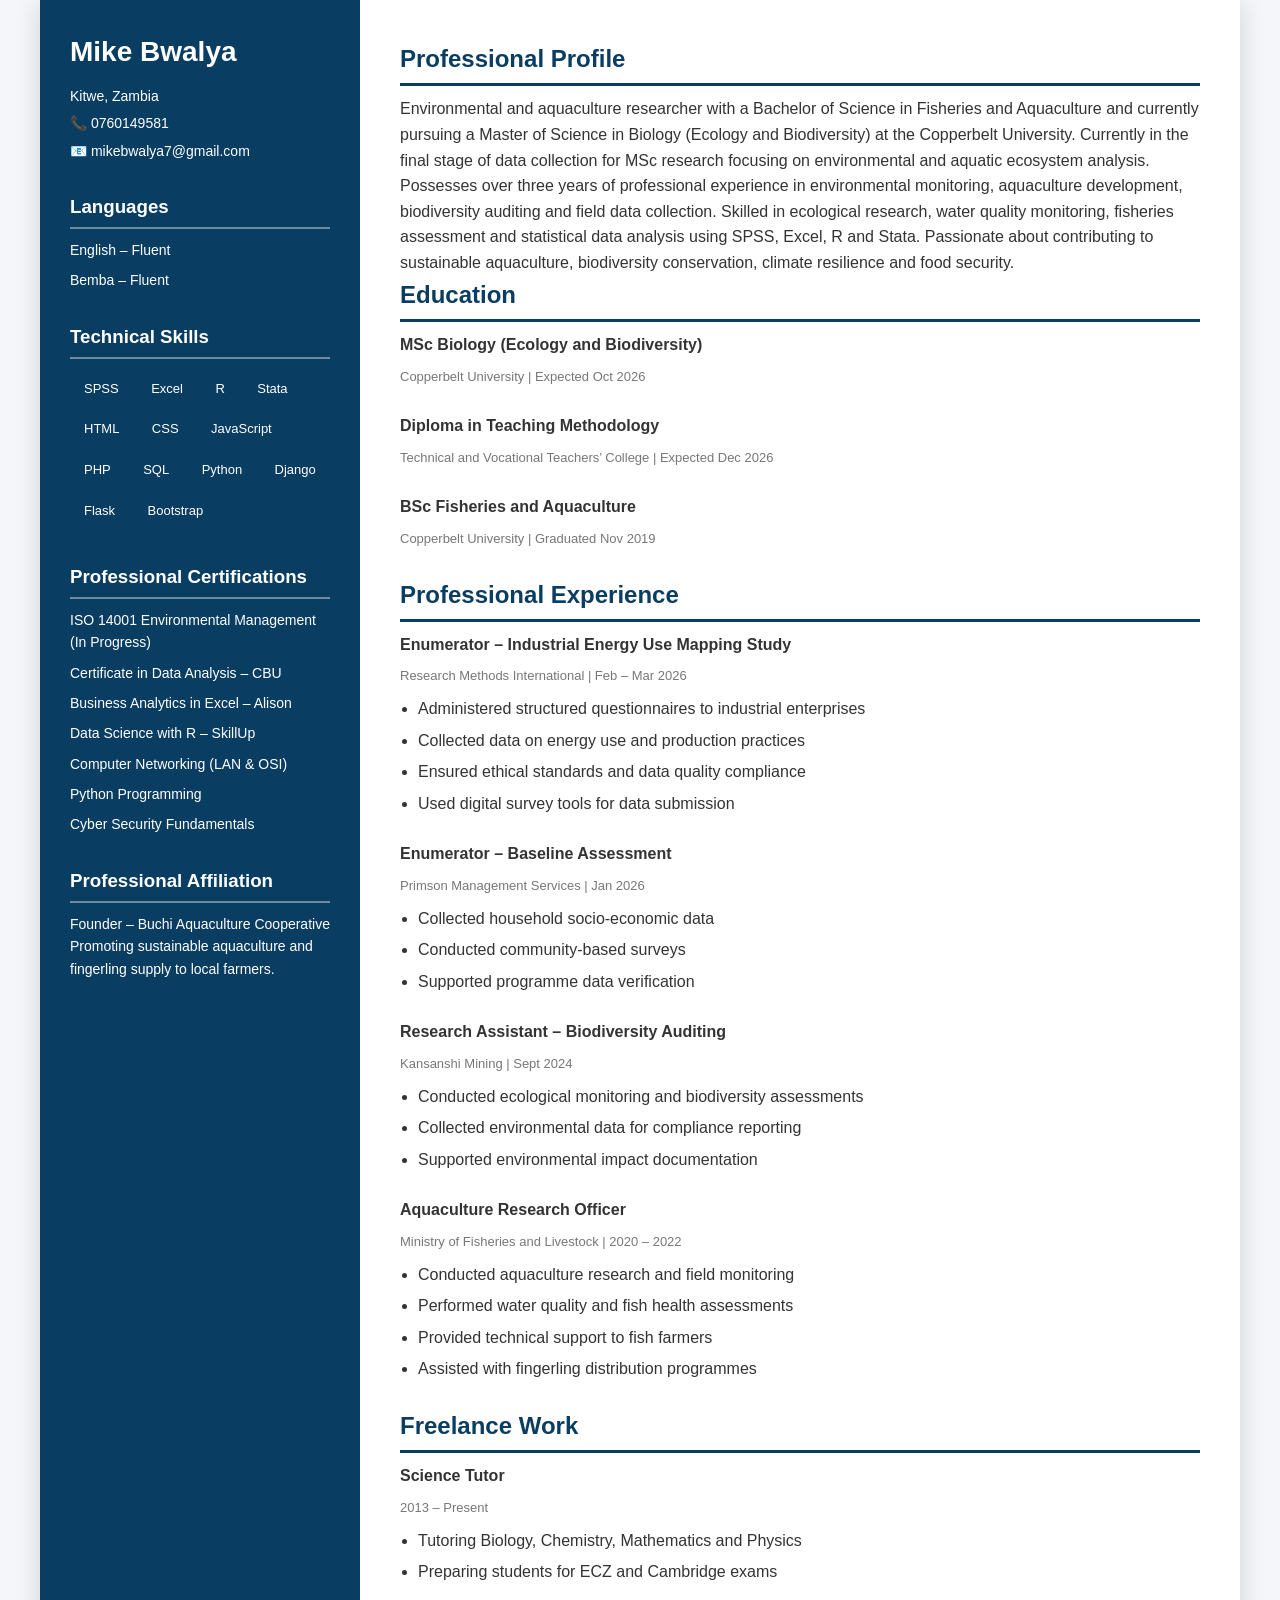
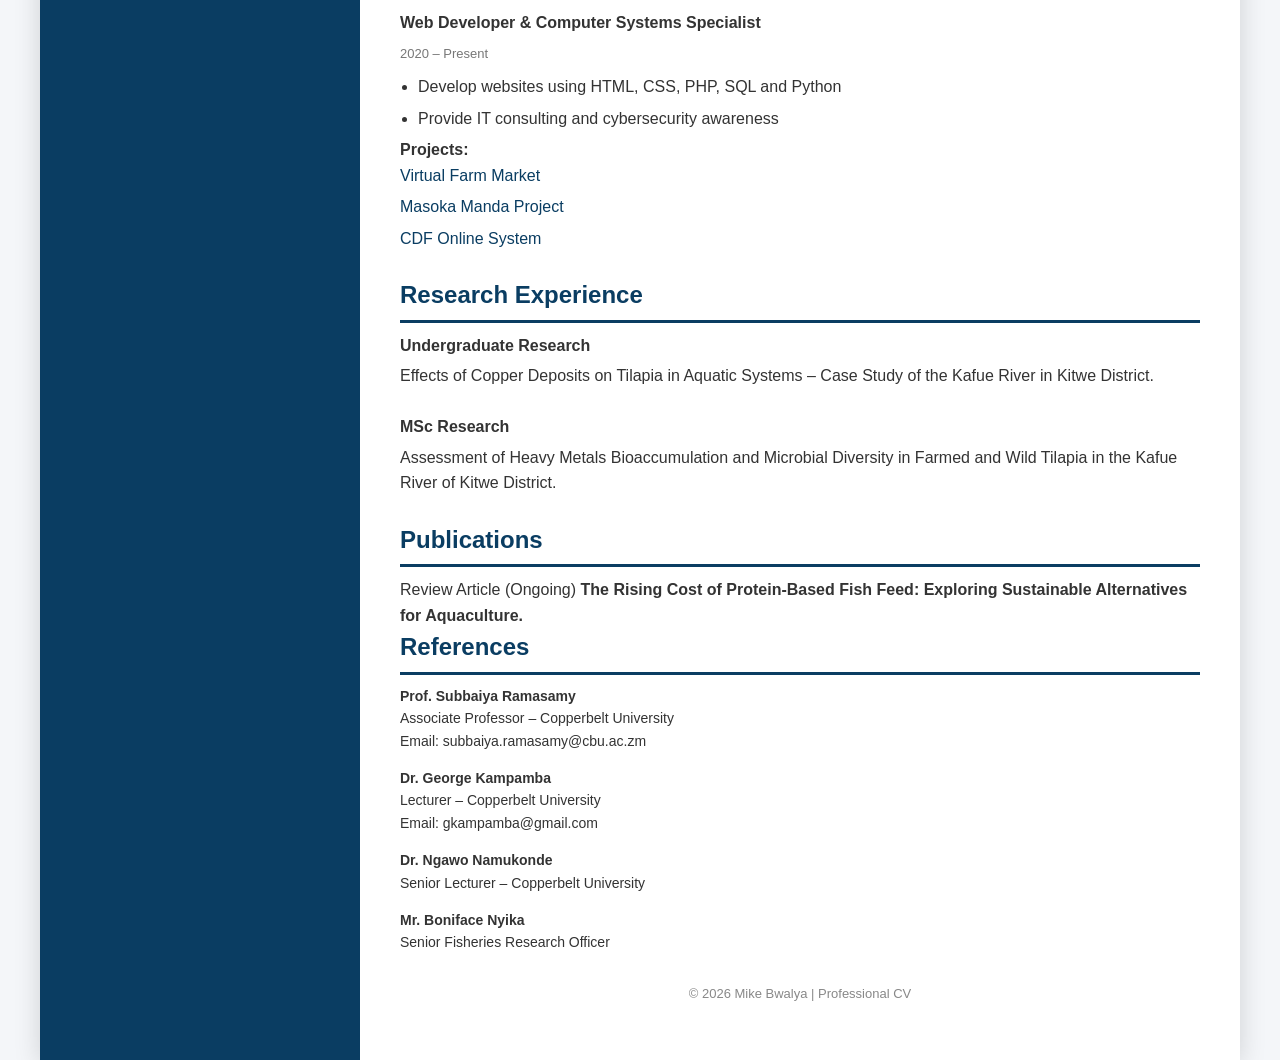
<file: index1.html>
<!DOCTYPE html>
<html lang="en">
<head>
<meta charset="UTF-8">
<meta name="viewport" content="width=device-width, initial-scale=1.0">
<title>Mike Bwalya | CV</title>

<style>

*{
margin:0;
padding:0;
box-sizing:border-box;
font-family: "Segoe UI", Tahoma, sans-serif;
}

body{
background:#f4f6f9;
color:#333;
line-height:1.6;
}

.container{
max-width:1200px;
margin:auto;
display:grid;
grid-template-columns:320px 1fr;
background:white;
box-shadow:0 5px 25px rgba(0,0,0,0.15);
}

.sidebar{
background:#0a3d62;
color:white;
padding:30px;
}

.sidebar h1{
font-size:28px;
margin-bottom:10px;
}

.sidebar p{
font-size:14px;
margin-bottom:5px;
}

.section{
margin-top:30px;
}

.section h3{
margin-bottom:10px;
border-bottom:2px solid rgba(255,255,255,0.4);
padding-bottom:5px;
}

.section ul{
list-style:none;
}

.section ul li{
margin-bottom:8px;
font-size:14px;
}

.main{
padding:40px;
}

.main h2{
color:#0a3d62;
margin-bottom:10px;
border-bottom:3px solid #0a3d62;
padding-bottom:5px;
}

.job{
margin-bottom:25px;
}

.job h4{
color:#333;
margin-bottom:5px;
}

.job span{
font-size:13px;
color:#777;
}

.job ul{
margin-top:8px;
padding-left:18px;
}

.job ul li{
margin-bottom:6px;
}

.projects a{
display:block;
margin-bottom:6px;
color:#0a3d62;
text-decoration:none;
}

.projects a:hover{
text-decoration:underline;
}

.skills span{
display:inline-block;
background:#0a3d62;
color:white;
padding:6px 10px;
margin:4px;
border-radius:4px;
font-size:13px;
}

.reference{
margin-bottom:15px;
font-size:14px;
}

footer{
text-align:center;
padding:15px;
font-size:13px;
color:#888;
}

@media(max-width:900px){

.container{
grid-template-columns:1fr;
}

.sidebar{
text-align:center;
}

}

</style>

</head>

<body>

<div class="container">

<!-- SIDEBAR -->

<div class="sidebar">

<h1>Mike Bwalya</h1>

<p>Kitwe, Zambia</p>
<p>📞 0760149581</p>
<p>📧 mikebwalya7@gmail.com</p>

<div class="section">

<h3>Languages</h3>

<ul>
<li>English – Fluent</li>
<li>Bemba – Fluent</li>
</ul>

</div>


<div class="section">

<h3>Technical Skills</h3>

<div class="skills">

<span>SPSS</span>
<span>Excel</span>
<span>R</span>
<span>Stata</span>
<span>HTML</span>
<span>CSS</span>
<span>JavaScript</span>
<span>PHP</span>
<span>SQL</span>
<span>Python</span>
<span>Django</span>
<span>Flask</span>
<span>Bootstrap</span>

</div>

</div>


<div class="section">

<h3>Professional Certifications</h3>

<ul>

<li>ISO 14001 Environmental Management (In Progress)</li>
<li>Certificate in Data Analysis – CBU</li>
<li>Business Analytics in Excel – Alison</li>
<li>Data Science with R – SkillUp</li>
<li>Computer Networking (LAN & OSI)</li>
<li>Python Programming</li>
<li>Cyber Security Fundamentals</li>

</ul>

</div>


<div class="section">

<h3>Professional Affiliation</h3>

<p>
Founder – Buchi Aquaculture Cooperative  
Promoting sustainable aquaculture and fingerling supply to local farmers.
</p>

</div>

</div>

<!-- MAIN CONTENT -->

<div class="main">

<h2>Professional Profile</h2>

<p>

Environmental and aquaculture researcher with a Bachelor of Science in Fisheries and Aquaculture and currently pursuing a Master of Science in Biology (Ecology and Biodiversity) at the Copperbelt University. Currently in the final stage of data collection for MSc research focusing on environmental and aquatic ecosystem analysis.

Possesses over three years of professional experience in environmental monitoring, aquaculture development, biodiversity auditing and field data collection. Skilled in ecological research, water quality monitoring, fisheries assessment and statistical data analysis using SPSS, Excel, R and Stata.

Passionate about contributing to sustainable aquaculture, biodiversity conservation, climate resilience and food security.

</p>


<h2>Education</h2>

<div class="job">

<h4>MSc Biology (Ecology and Biodiversity)</h4>
<span>Copperbelt University | Expected Oct 2026</span>

</div>

<div class="job">

<h4>Diploma in Teaching Methodology</h4>
<span>Technical and Vocational Teachers’ College | Expected Dec 2026</span>

</div>

<div class="job">

<h4>BSc Fisheries and Aquaculture</h4>
<span>Copperbelt University | Graduated Nov 2019</span>

</div>


<h2>Professional Experience</h2>

<div class="job">

<h4>Enumerator – Industrial Energy Use Mapping Study</h4>
<span>Research Methods International | Feb – Mar 2026</span>

<ul>

<li>Administered structured questionnaires to industrial enterprises</li>
<li>Collected data on energy use and production practices</li>
<li>Ensured ethical standards and data quality compliance</li>
<li>Used digital survey tools for data submission</li>

</ul>

</div>


<div class="job">

<h4>Enumerator – Baseline Assessment</h4>
<span>Primson Management Services | Jan 2026</span>

<ul>

<li>Collected household socio-economic data</li>
<li>Conducted community-based surveys</li>
<li>Supported programme data verification</li>

</ul>

</div>


<div class="job">

<h4>Research Assistant – Biodiversity Auditing</h4>
<span>Kansanshi Mining | Sept 2024</span>

<ul>

<li>Conducted ecological monitoring and biodiversity assessments</li>
<li>Collected environmental data for compliance reporting</li>
<li>Supported environmental impact documentation</li>

</ul>

</div>


<div class="job">

<h4>Aquaculture Research Officer</h4>
<span>Ministry of Fisheries and Livestock | 2020 – 2022</span>

<ul>

<li>Conducted aquaculture research and field monitoring</li>
<li>Performed water quality and fish health assessments</li>
<li>Provided technical support to fish farmers</li>
<li>Assisted with fingerling distribution programmes</li>

</ul>

</div>


<h2>Freelance Work</h2>

<div class="job">

<h4>Science Tutor</h4>
<span>2013 – Present</span>

<ul>

<li>Tutoring Biology, Chemistry, Mathematics and Physics</li>
<li>Preparing students for ECZ and Cambridge exams</li>

</ul>

</div>

<div class="job">

<h4>Web Developer & Computer Systems Specialist</h4>
<span>2020 – Present</span>

<ul>

<li>Develop websites using HTML, CSS, PHP, SQL and Python</li>
<li>Provide IT consulting and cybersecurity awareness</li>

</ul>

<div class="projects">

<strong>Projects:</strong>

<a href="https://bwalya12.github.io/Zambia_Virtual_Farm_Market/">Virtual Farm Market</a>
<a href="https://bwalya12.github.io/masoka_manda/">Masoka Manda Project</a>
<a href="https://bwalya12.github.io/cdf_online_system_version2/">CDF Online System</a>

</div>

</div>


<h2>Research Experience</h2>

<div class="job">

<h4>Undergraduate Research</h4>

<p>
Effects of Copper Deposits on Tilapia in Aquatic Systems – Case Study of the Kafue River in Kitwe District.
</p>

</div>

<div class="job">

<h4>MSc Research</h4>

<p>
Assessment of Heavy Metals Bioaccumulation and Microbial Diversity in Farmed and Wild Tilapia in the Kafue River of Kitwe District.
</p>

</div>


<h2>Publications</h2>

<p>

Review Article (Ongoing)  
<strong>The Rising Cost of Protein-Based Fish Feed: Exploring Sustainable Alternatives for Aquaculture.</strong>

</p>


<h2>References</h2>

<div class="reference">
<strong>Prof. Subbaiya Ramasamy</strong><br>
Associate Professor – Copperbelt University<br>
Email: subbaiya.ramasamy@cbu.ac.zm
</div>

<div class="reference">
<strong>Dr. George Kampamba</strong><br>
Lecturer – Copperbelt University<br>
Email: gkampamba@gmail.com
</div>

<div class="reference">
<strong>Dr. Ngawo Namukonde</strong><br>
Senior Lecturer – Copperbelt University
</div>

<div class="reference">
<strong>Mr. Boniface Nyika</strong><br>
Senior Fisheries Research Officer
</div>

<footer>

© 2026 Mike Bwalya | Professional CV

</footer>

</div>

</div>

</body>
</html>
</file>
